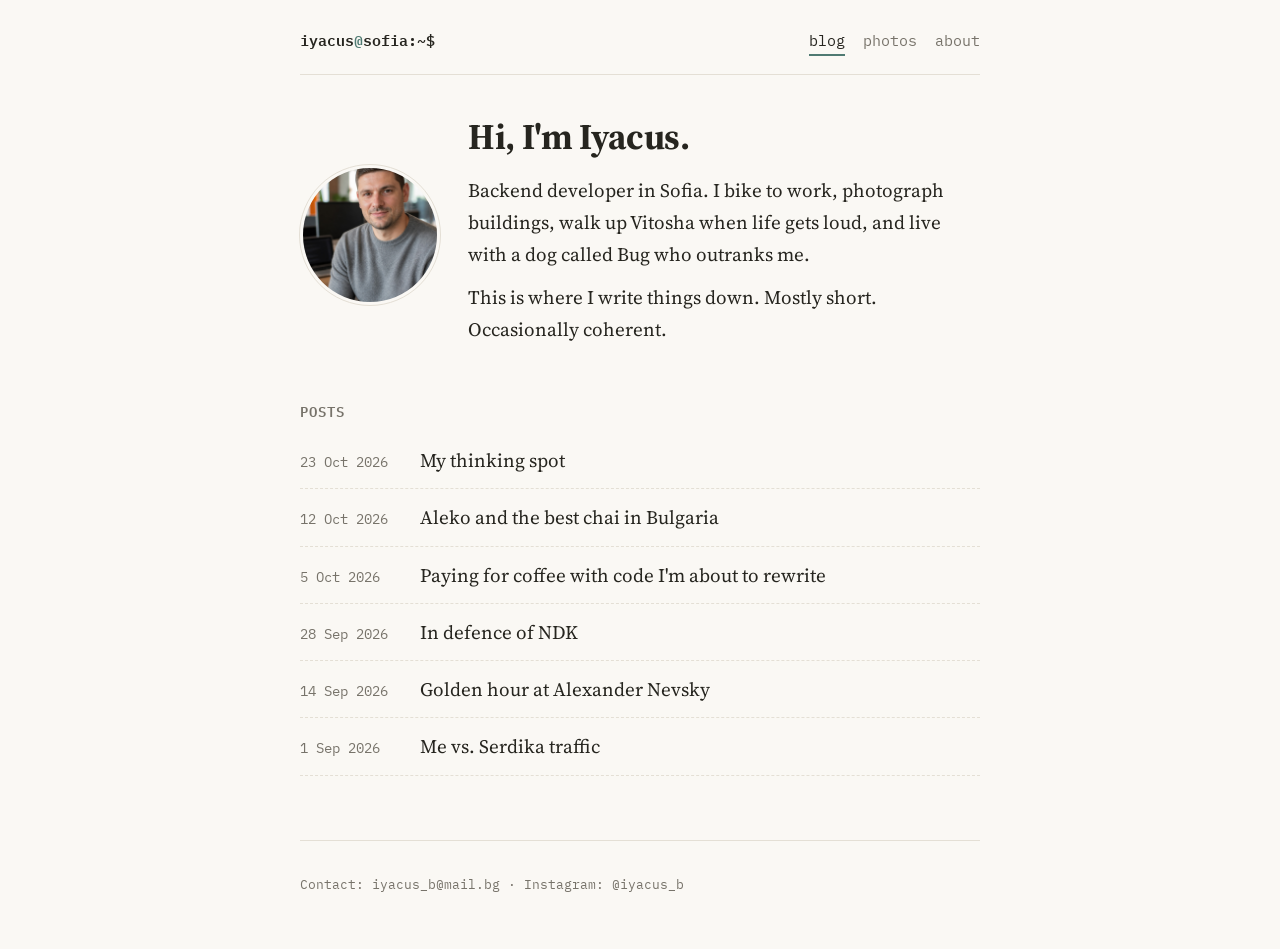
<file: index.html>
<!doctype html>
<html lang="en">
<head>
  <!-- Fictional character created for an Erasmus+ training exercise. -->
  <meta charset="utf-8">
  <meta name="viewport" content="width=device-width, initial-scale=1">
  <title>Iyacus Bulgarev · blog</title>
  <meta name="description" content="Blog of Iyacus Bulgarev, backend developer in Sofia.">
  <link rel="preconnect" href="https://fonts.googleapis.com">
  <link rel="preconnect" href="https://fonts.gstatic.com" crossorigin>
  <link href="https://fonts.googleapis.com/css2?family=IBM+Plex+Mono:wght@400;600&family=Source+Serif+4:ital,opsz,wght@0,8..60,400;0,8..60,600;1,8..60,400&display=swap" rel="stylesheet">
  <link rel="stylesheet" href="style.css">
</head>
<body>
<header class="site-header">
  <a class="site-title" href="index.html">iyacus<span>@</span>sofia:~$</a>
  <nav>
    <a href="index.html" aria-current="page">blog</a>
    <a href="photos.html">photos</a>
    <a href="about.html">about</a>
  </nav>
</header>
<main>
<section class="intro">
  <img class="portrait" src="img/portrait.jpg" alt="Portrait of Iyacus">
  <div>
    <h1>Hi, I'm Iyacus.</h1>
    <p>Backend developer in Sofia. I bike to work, photograph buildings, walk up Vitosha when life gets loud, and live with a dog called Bug who outranks me.</p>
    <p>This is where I write things down. Mostly short. Occasionally coherent.</p>
  </div>
</section>
<section>
  <h2>Posts</h2>
  <ul class="post-list">
    <li><time datetime="2026-10-23">23 Oct 2026</time><a href="posts/thinking-spot.html">My thinking spot</a></li>
    <li><time datetime="2026-10-12">12 Oct 2026</time><a href="posts/aleko-chai.html">Aleko and the best chai in Bulgaria</a></li>
    <li><time datetime="2026-10-05">5 Oct 2026</time><a href="posts/zrunche-coffee.html">Paying for coffee with code I'm about to rewrite</a></li>
    <li><time datetime="2026-09-28">28 Sep 2026</time><a href="posts/in-defence-of-ndk.html">In defence of NDK</a></li>
    <li><time datetime="2026-09-14">14 Sep 2026</time><a href="posts/golden-hour-nevsky.html">Golden hour at Alexander Nevsky</a></li>
    <li><time datetime="2026-09-01">1 Sep 2026</time><a href="posts/serdika-traffic.html">Me vs. Serdika traffic</a></li>
  </ul>
</section>
</main>
<footer class="site-footer">
  <p>Contact: iyacus_b@mail.bg · Instagram: @iyacus_b</p>
</footer>
</body>
</html>
</file>
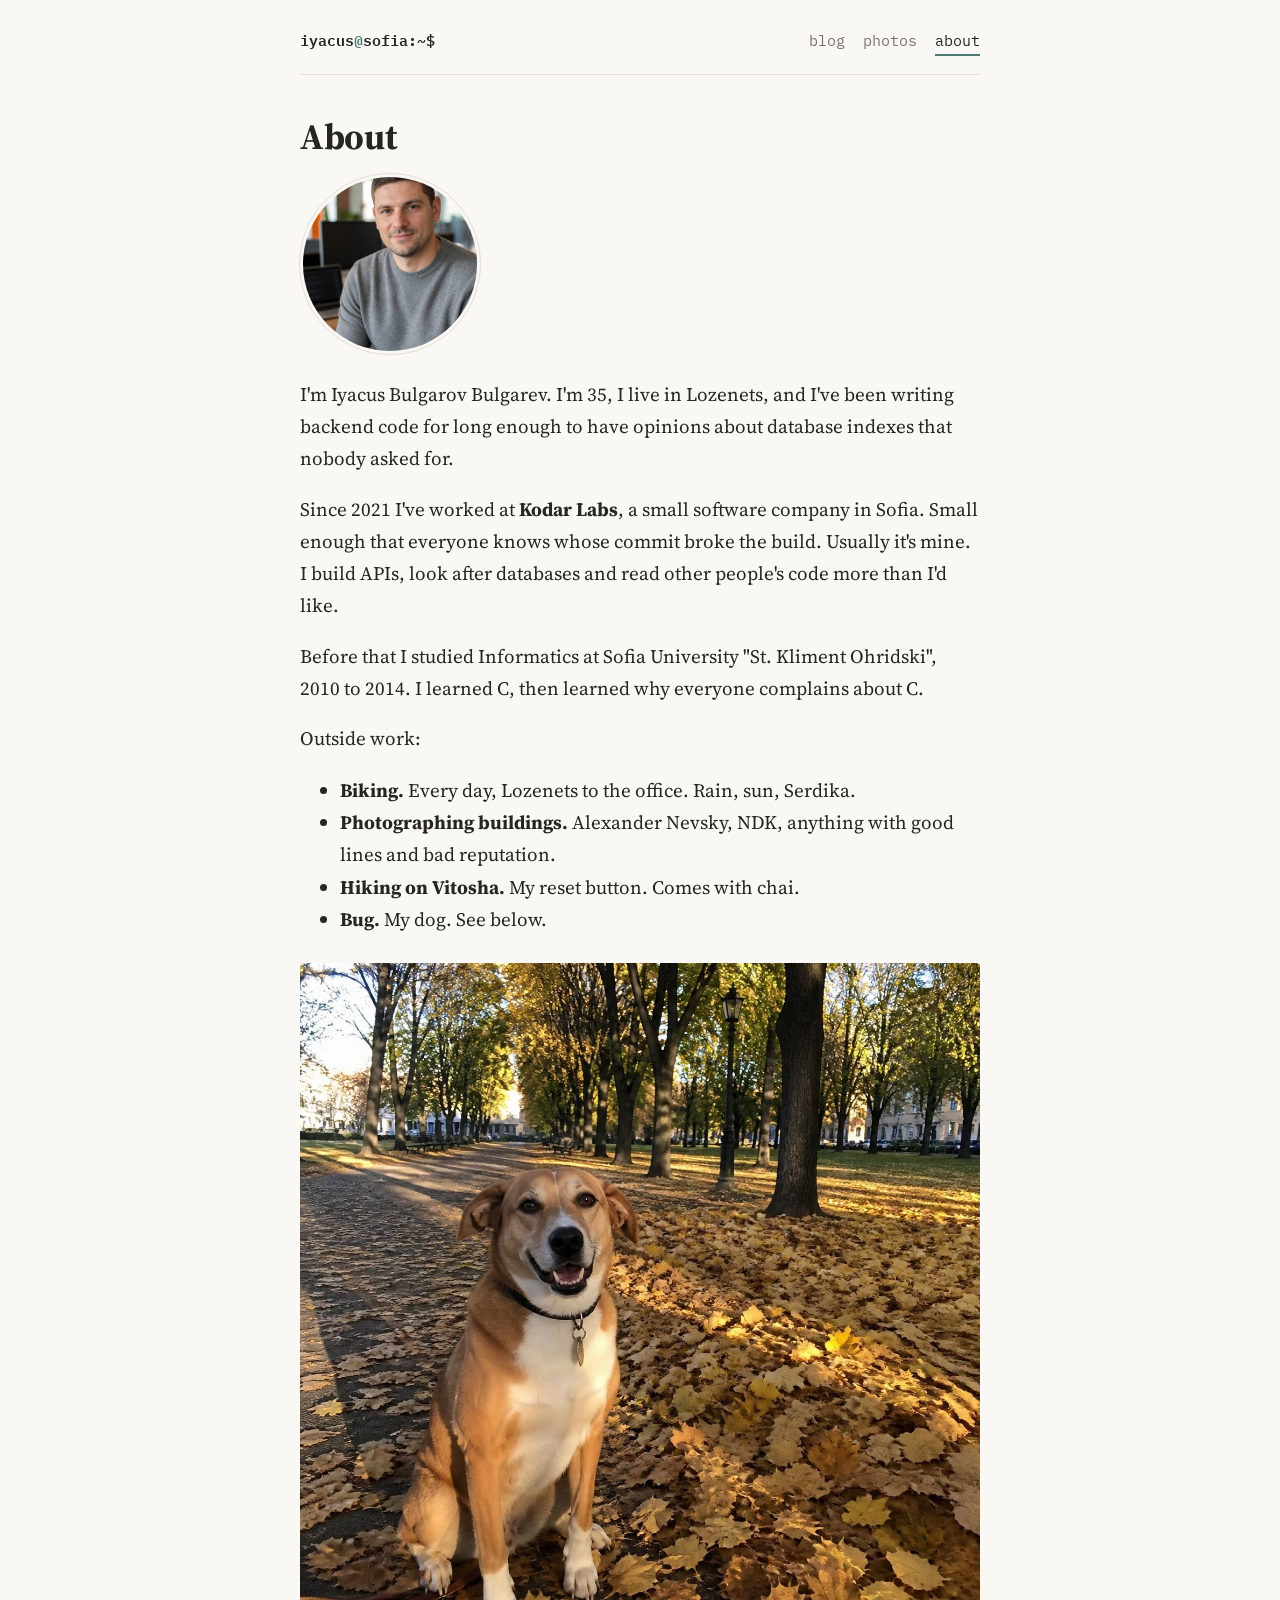
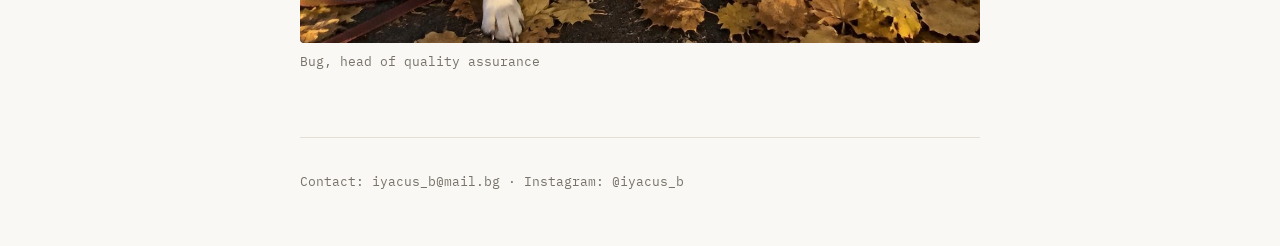
<file: about.html>
<!doctype html>
<html lang="en">
<head>
  <!-- Fictional character created for an Erasmus+ training exercise. -->
  <meta charset="utf-8">
  <meta name="viewport" content="width=device-width, initial-scale=1">
  <title>About · Iyacus</title>
  <meta name="description" content="About Iyacus Bulgarev: backend developer at Kodar Labs, Sofia.">
  <link rel="preconnect" href="https://fonts.googleapis.com">
  <link rel="preconnect" href="https://fonts.gstatic.com" crossorigin>
  <link href="https://fonts.googleapis.com/css2?family=IBM+Plex+Mono:wght@400;600&family=Source+Serif+4:ital,opsz,wght@0,8..60,400;0,8..60,600;1,8..60,400&display=swap" rel="stylesheet">
  <link rel="stylesheet" href="style.css">
</head>
<body>
<header class="site-header">
  <a class="site-title" href="index.html">iyacus<span>@</span>sofia:~$</a>
  <nav>
    <a href="index.html">blog</a>
    <a href="photos.html">photos</a>
    <a href="about.html" aria-current="page">about</a>
  </nav>
</header>
<main>
<article class="post">
  <h1>About</h1>
  <img class="portrait portrait-lg" src="img/portrait.jpg" alt="Portrait of Iyacus">
  <p>I'm Iyacus Bulgarov Bulgarev. I'm 35, I live in Lozenets, and I've been writing backend code for long enough to have opinions about database indexes that nobody asked for.</p>
  <p>Since 2021 I've worked at <strong>Kodar Labs</strong>, a small software company in Sofia. Small enough that everyone knows whose commit broke the build. Usually it's mine. I build APIs, look after databases and read other people's code more than I'd like.</p>
  <p>Before that I studied Informatics at Sofia University "St. Kliment Ohridski", 2010 to 2014. I learned C, then learned why everyone complains about C.</p>
  <p>Outside work:</p>
  <ul>
    <li><strong>Biking.</strong> Every day, Lozenets to the office. Rain, sun, Serdika.</li>
    <li><strong>Photographing buildings.</strong> Alexander Nevsky, NDK, anything with good lines and bad reputation.</li>
    <li><strong>Hiking on Vitosha.</strong> My reset button. Comes with chai.</li>
    <li><strong>Bug.</strong> My dog. See below.</li>
  </ul>
  <figure>
    <img src="img/bug.jpg" alt="Bug the dog">
    <figcaption>Bug, head of quality assurance</figcaption>
  </figure>
</article>
</main>
<footer class="site-footer">
  <p>Contact: iyacus_b@mail.bg · Instagram: @iyacus_b</p>
</footer>
</body>
</html>
</file>
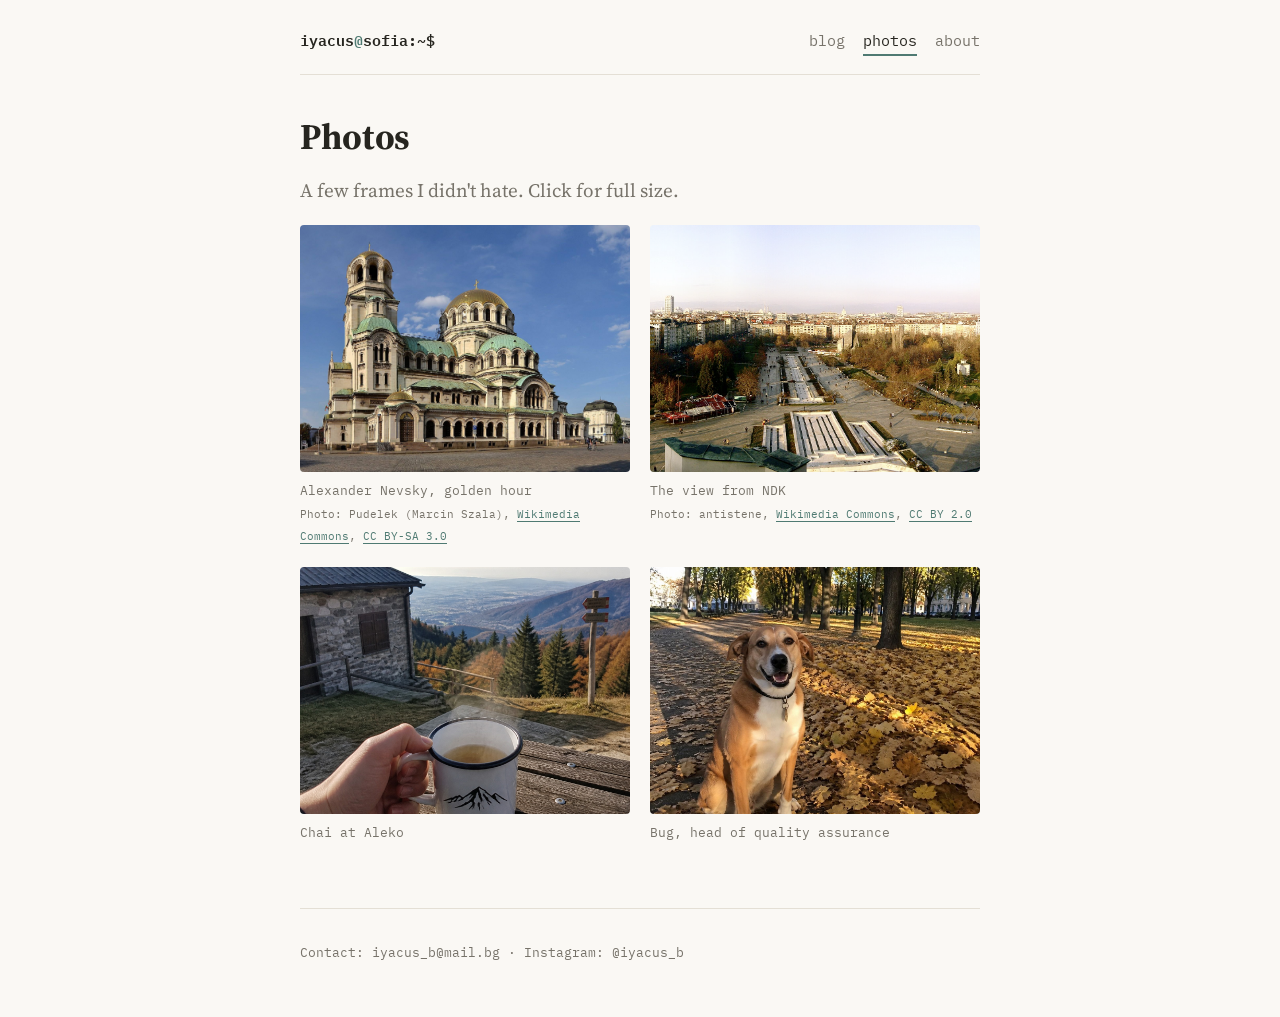
<file: photos.html>
<!doctype html>
<html lang="en">
<head>
  <!-- Fictional character created for an Erasmus+ training exercise. -->
  <meta charset="utf-8">
  <meta name="viewport" content="width=device-width, initial-scale=1">
  <title>Photos · Iyacus</title>
  <meta name="description" content="Photos by Iyacus: Sofia architecture, Vitosha and Bug.">
  <link rel="preconnect" href="https://fonts.googleapis.com">
  <link rel="preconnect" href="https://fonts.gstatic.com" crossorigin>
  <link href="https://fonts.googleapis.com/css2?family=IBM+Plex+Mono:wght@400;600&family=Source+Serif+4:ital,opsz,wght@0,8..60,400;0,8..60,600;1,8..60,400&display=swap" rel="stylesheet">
  <link rel="stylesheet" href="style.css">
</head>
<body>
<header class="site-header">
  <a class="site-title" href="index.html">iyacus<span>@</span>sofia:~$</a>
  <nav>
    <a href="index.html">blog</a>
    <a href="photos.html" aria-current="page">photos</a>
    <a href="about.html">about</a>
  </nav>
</header>
<main>
<h1>Photos</h1>
<p class="lede">A few frames I didn't hate. Click for full size.</p>
<div class="gallery">
  <figure>
    <a href="img/nevsky.jpg"><img src="img/nevsky.jpg" alt="Alexander Nevsky Cathedral" loading="lazy"></a>
    <figcaption>Alexander Nevsky, golden hour<br><small>Photo: Pudelek (Marcin Szala), <a href="https://commons.wikimedia.org/wiki/File:Alexander_Nevsky_Cathedral,_Sofia_(by_Pudelek).JPG">Wikimedia Commons</a>, <a href="https://creativecommons.org/licenses/by-sa/3.0/">CC BY-SA 3.0</a></small></figcaption>
  </figure>
  <figure>
    <a href="img/ndk.jpg"><img src="img/ndk.jpg" alt="View over Sofia from the National Palace of Culture (NDK)" loading="lazy"></a>
    <figcaption>The view from NDK<br><small>Photo: antistene, <a href="https://commons.wikimedia.org/wiki/File:NDK_panorama.jpg">Wikimedia Commons</a>, <a href="https://creativecommons.org/licenses/by/2.0/">CC BY 2.0</a></small></figcaption>
  </figure>
  <figure>
    <a href="img/mountain_tea.jpg"><img src="img/mountain_tea.jpg" alt="Mountain chai at Aleko hut" loading="lazy"></a>
    <figcaption>Chai at Aleko</figcaption>
  </figure>
  <figure>
    <a href="img/bug.jpg"><img src="img/bug.jpg" alt="Bug the dog" loading="lazy"></a>
    <figcaption>Bug, head of quality assurance</figcaption>
  </figure>
</div>
</main>
<footer class="site-footer">
  <p>Contact: iyacus_b@mail.bg · Instagram: @iyacus_b</p>
</footer>
</body>
</html>
</file>
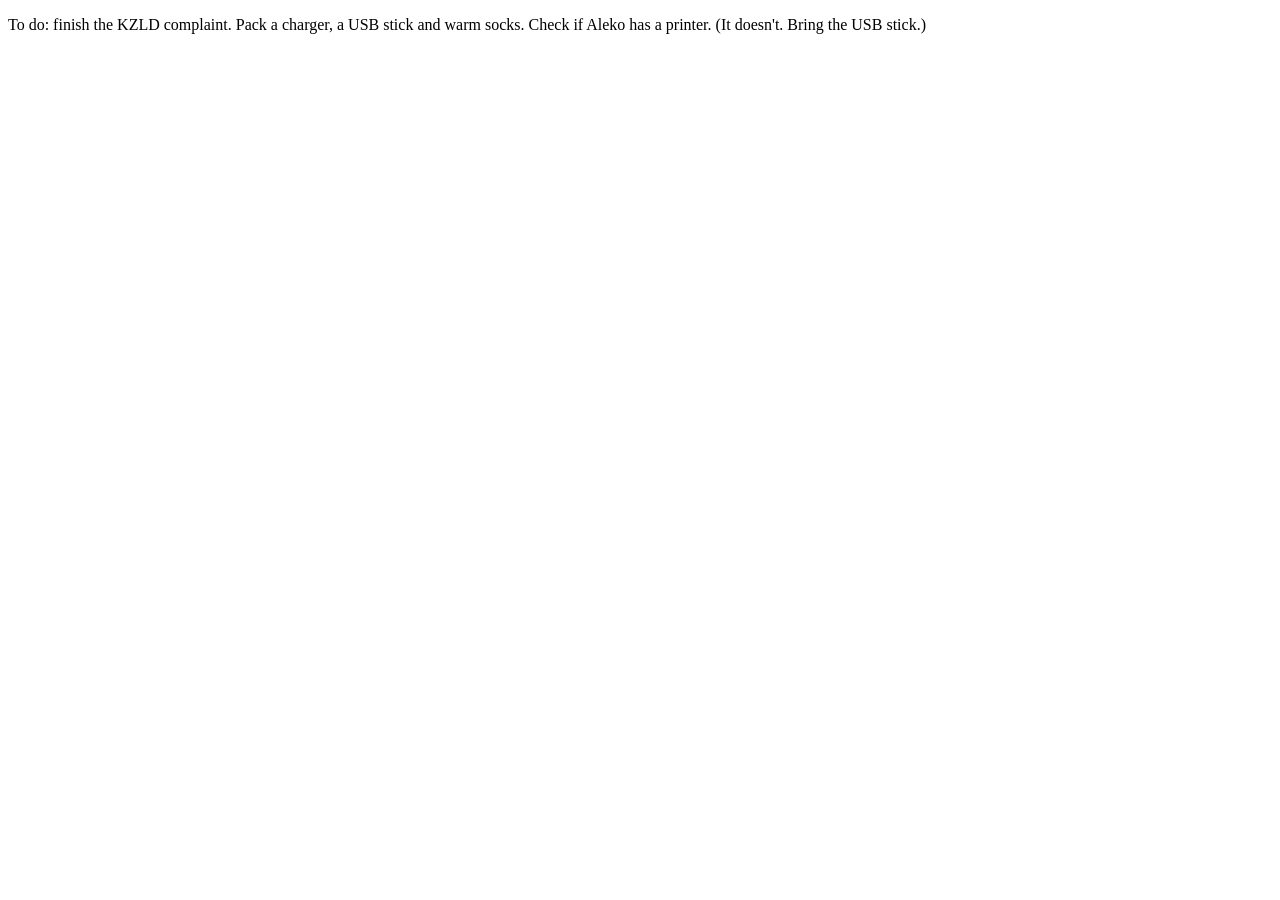
<file: notes/todo.html>
<!doctype html>
<html lang="en">
<head>
  <!-- Fictional character created for an Erasmus+ training exercise. -->
  <meta charset="utf-8">
  <title>todo</title>
</head>
<body>
<p>To do: finish the KZLD complaint. Pack a charger, a USB stick and warm socks.
Check if Aleko has a printer. (It doesn't. Bring the USB stick.)</p>
</body>
</html>
</file>
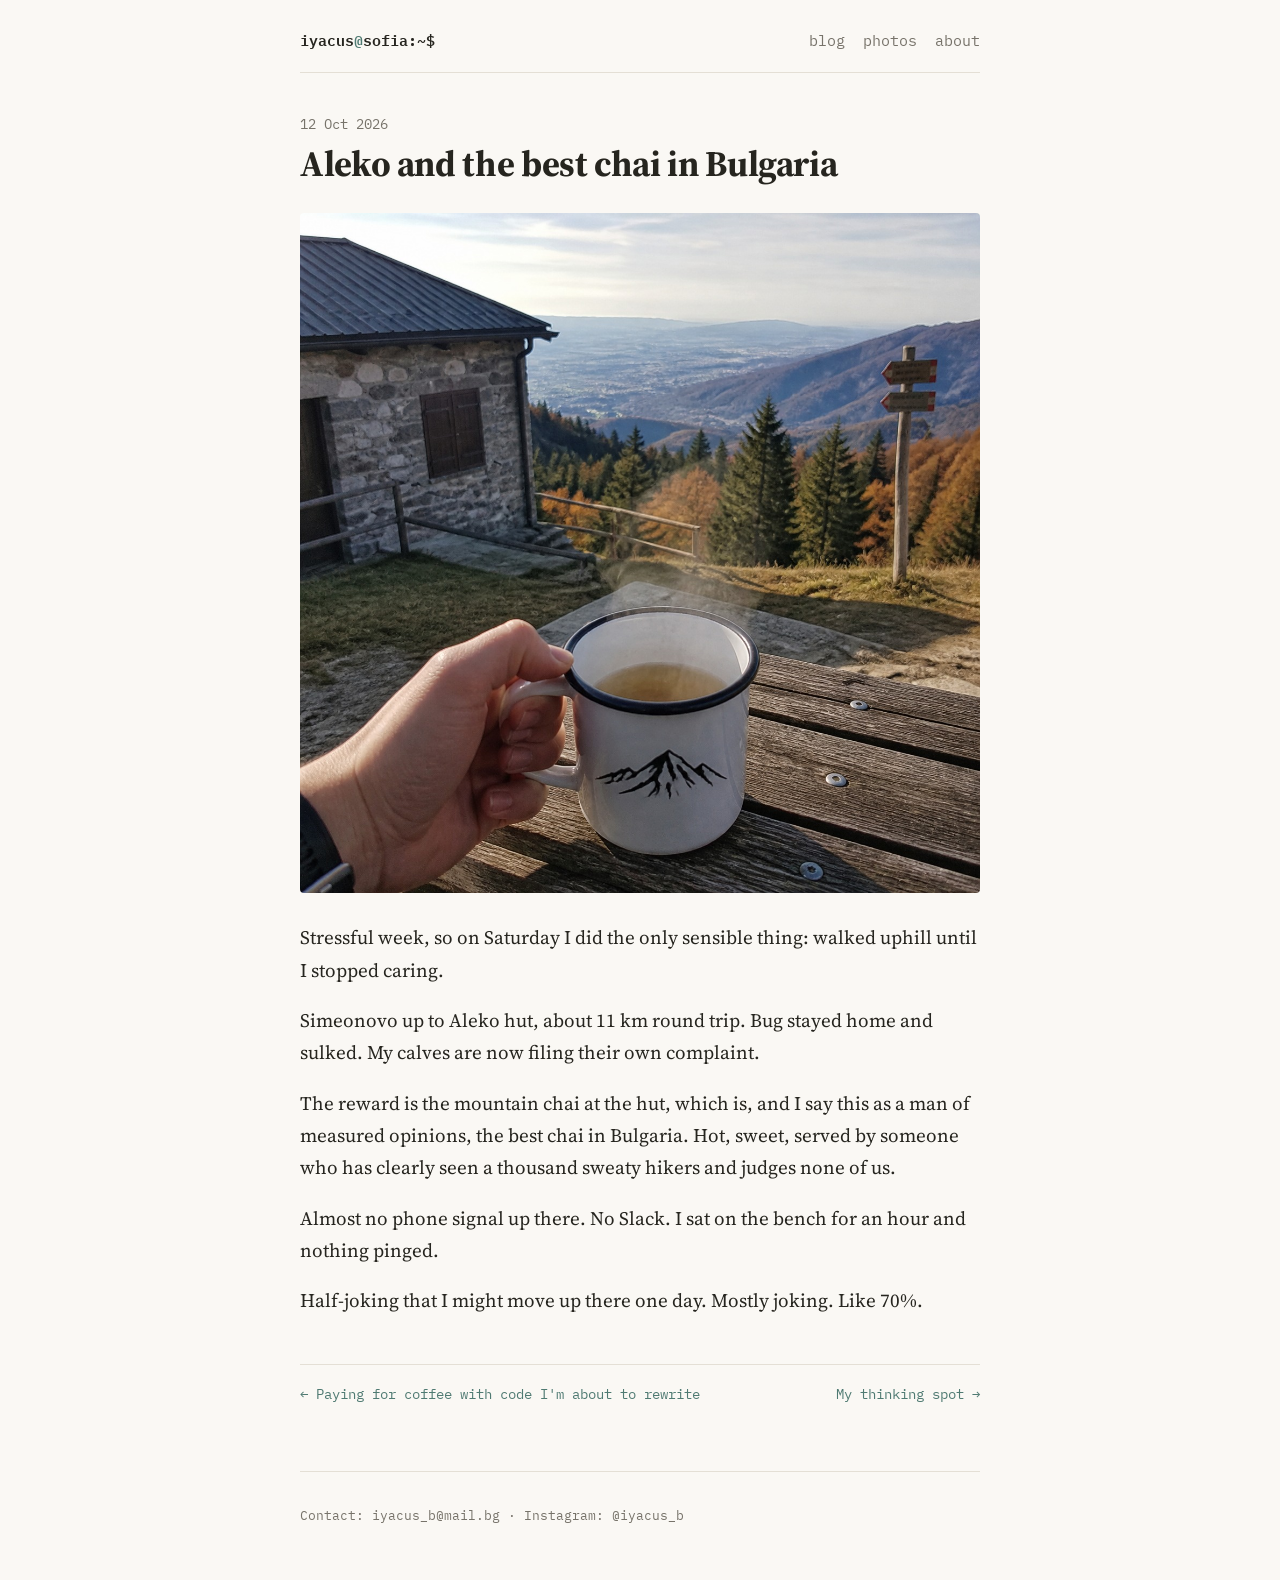
<file: posts/aleko-chai.html>
<!doctype html>
<html lang="en">
<head>
  <!-- Fictional character created for an Erasmus+ training exercise. -->
  <meta charset="utf-8">
  <meta name="viewport" content="width=device-width, initial-scale=1">
  <title>Aleko and the best chai in Bulgaria · Iyacus</title>
  <meta name="description" content="Aleko and the best chai in Bulgaria">
  <link rel="preconnect" href="https://fonts.googleapis.com">
  <link rel="preconnect" href="https://fonts.gstatic.com" crossorigin>
  <link href="https://fonts.googleapis.com/css2?family=IBM+Plex+Mono:wght@400;600&family=Source+Serif+4:ital,opsz,wght@0,8..60,400;0,8..60,600;1,8..60,400&display=swap" rel="stylesheet">
  <link rel="stylesheet" href="../style.css">
</head>
<body>
<header class="site-header">
  <a class="site-title" href="../index.html">iyacus<span>@</span>sofia:~$</a>
  <nav>
    <a href="../index.html">blog</a>
    <a href="../photos.html">photos</a>
    <a href="../about.html">about</a>
  </nav>
</header>
<main>
<article class="post">
  <p class="meta"><time datetime="2026-10-12">12 Oct 2026</time></p>
  <h1>Aleko and the best chai in Bulgaria</h1>
  <figure>
    <img src="../img/mountain_tea.jpg" alt="A cup of mountain tea at Aleko hut">
  </figure>
  <p>Stressful week, so on Saturday I did the only sensible thing: walked uphill until I stopped caring.</p>
  <p>Simeonovo up to Aleko hut, about 11 km round trip. Bug stayed home and sulked. My calves are now filing their own complaint.</p>
  <p>The reward is the mountain chai at the hut, which is, and I say this as a man of measured opinions, the best chai in Bulgaria. Hot, sweet, served by someone who has clearly seen a thousand sweaty hikers and judges none of us.</p>
  <p>Almost no phone signal up there. No Slack. I sat on the bench for an hour and nothing pinged.</p>
  <p>Half-joking that I might move up there one day. Mostly joking. Like 70%.</p>
</article>
<nav class="post-nav"><a href="zrunche-coffee.html">← Paying for coffee with code I'm about to rewrite</a><a href="thinking-spot.html">My thinking spot →</a></nav>
</main>
<footer class="site-footer">
  <p>Contact: iyacus_b@mail.bg · Instagram: @iyacus_b</p>
</footer>
</body>
</html>
</file>
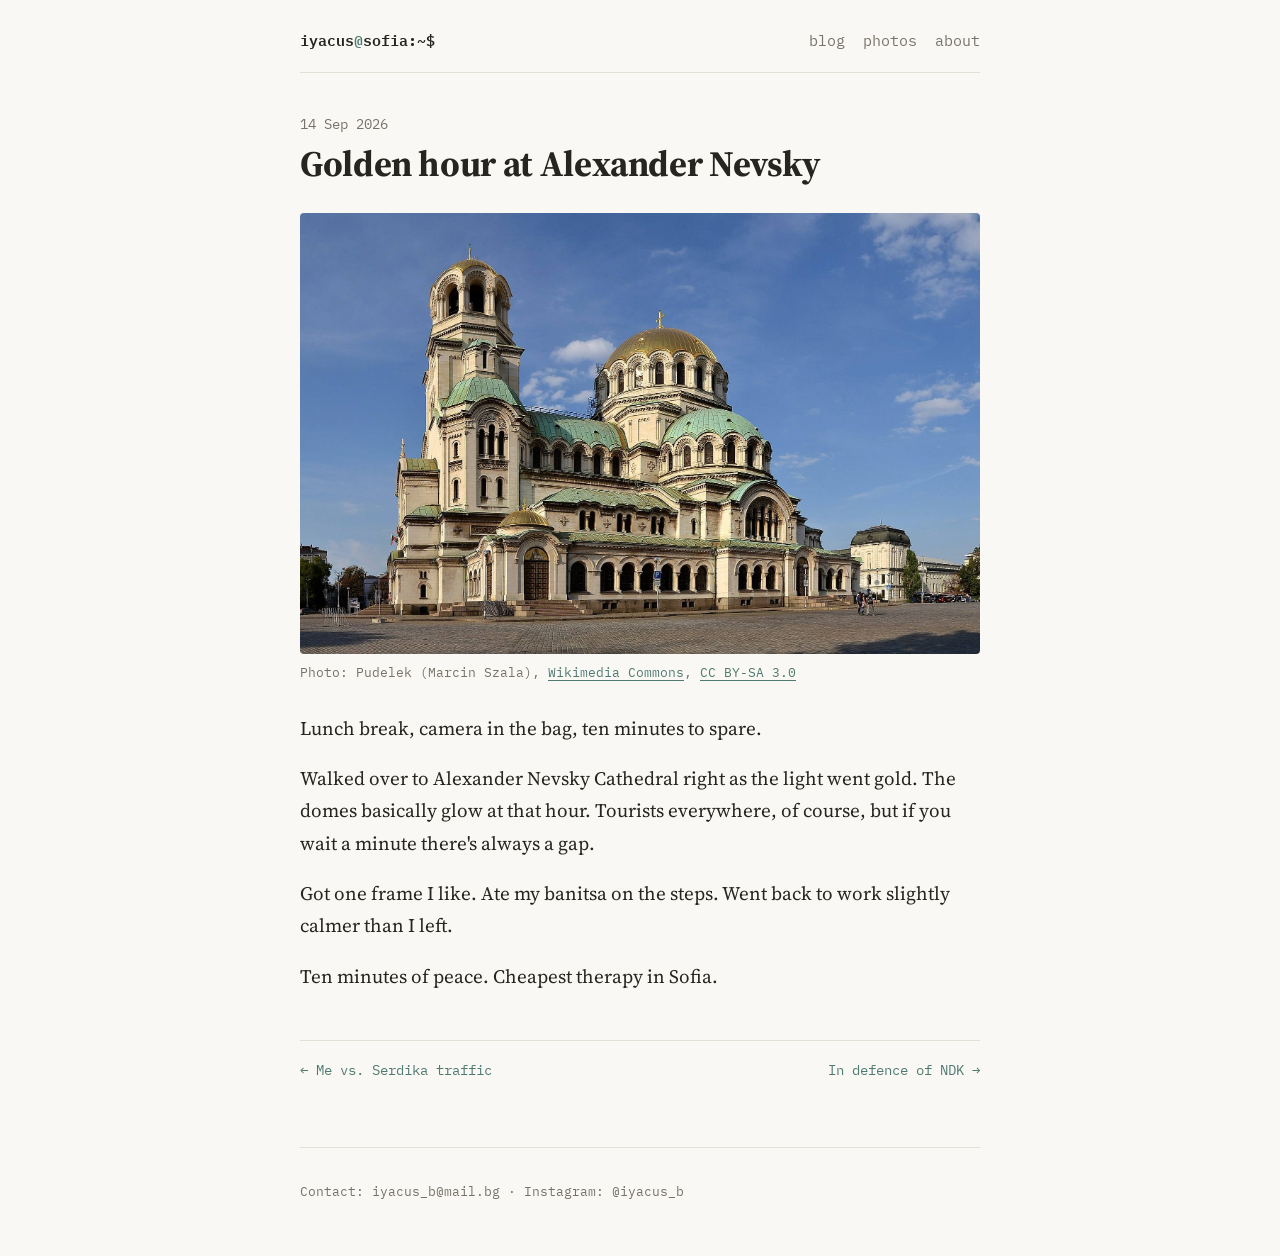
<file: posts/golden-hour-nevsky.html>
<!doctype html>
<html lang="en">
<head>
  <!-- Fictional character created for an Erasmus+ training exercise. -->
  <meta charset="utf-8">
  <meta name="viewport" content="width=device-width, initial-scale=1">
  <title>Golden hour at Alexander Nevsky · Iyacus</title>
  <meta name="description" content="Golden hour at Alexander Nevsky">
  <link rel="preconnect" href="https://fonts.googleapis.com">
  <link rel="preconnect" href="https://fonts.gstatic.com" crossorigin>
  <link href="https://fonts.googleapis.com/css2?family=IBM+Plex+Mono:wght@400;600&family=Source+Serif+4:ital,opsz,wght@0,8..60,400;0,8..60,600;1,8..60,400&display=swap" rel="stylesheet">
  <link rel="stylesheet" href="../style.css">
</head>
<body>
<header class="site-header">
  <a class="site-title" href="../index.html">iyacus<span>@</span>sofia:~$</a>
  <nav>
    <a href="../index.html">blog</a>
    <a href="../photos.html">photos</a>
    <a href="../about.html">about</a>
  </nav>
</header>
<main>
<article class="post">
  <p class="meta"><time datetime="2026-09-14">14 Sep 2026</time></p>
  <h1>Golden hour at Alexander Nevsky</h1>
  <figure>
    <img src="../img/nevsky.jpg" alt="Alexander Nevsky Cathedral at golden hour">
    <figcaption>Photo: Pudelek (Marcin Szala), <a href="https://commons.wikimedia.org/wiki/File:Alexander_Nevsky_Cathedral,_Sofia_(by_Pudelek).JPG">Wikimedia Commons</a>, <a href="https://creativecommons.org/licenses/by-sa/3.0/">CC BY-SA 3.0</a></figcaption>
  </figure>
  <p>Lunch break, camera in the bag, ten minutes to spare.</p>
  <p>Walked over to Alexander Nevsky Cathedral right as the light went gold. The domes basically glow at that hour. Tourists everywhere, of course, but if you wait a minute there's always a gap.</p>
  <p>Got one frame I like. Ate my banitsa on the steps. Went back to work slightly calmer than I left.</p>
  <p>Ten minutes of peace. Cheapest therapy in Sofia.</p>
</article>
<nav class="post-nav"><a href="serdika-traffic.html">← Me vs. Serdika traffic</a><a href="in-defence-of-ndk.html">In defence of NDK →</a></nav>
</main>
<footer class="site-footer">
  <p>Contact: iyacus_b@mail.bg · Instagram: @iyacus_b</p>
</footer>
</body>
</html>
</file>
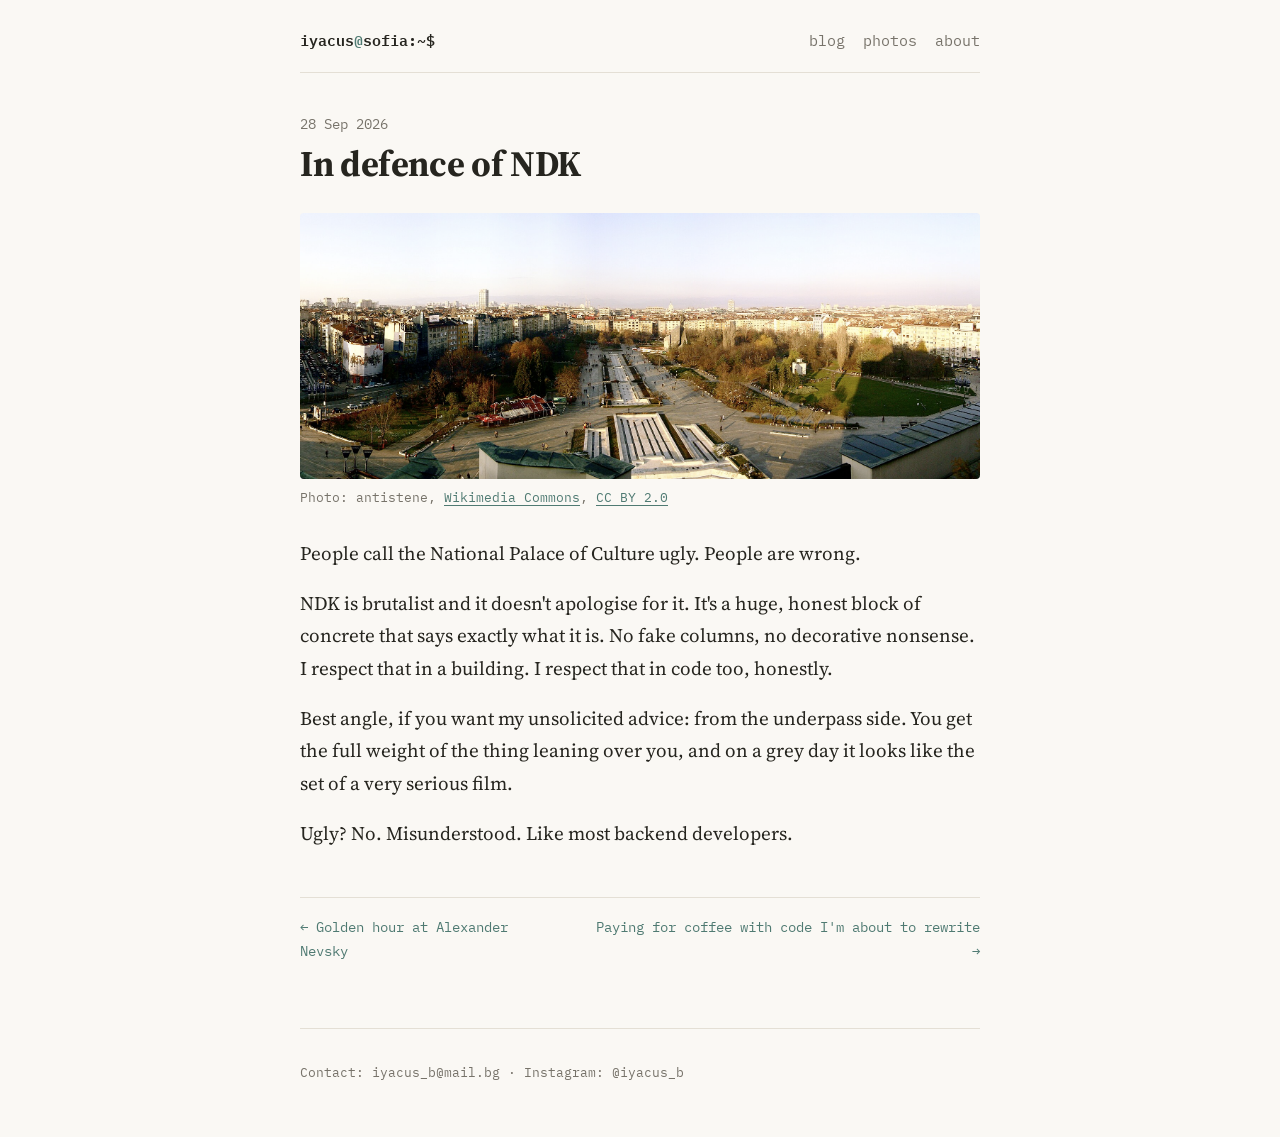
<file: posts/in-defence-of-ndk.html>
<!doctype html>
<html lang="en">
<head>
  <!-- Fictional character created for an Erasmus+ training exercise. -->
  <meta charset="utf-8">
  <meta name="viewport" content="width=device-width, initial-scale=1">
  <title>In defence of NDK · Iyacus</title>
  <meta name="description" content="In defence of NDK">
  <link rel="preconnect" href="https://fonts.googleapis.com">
  <link rel="preconnect" href="https://fonts.gstatic.com" crossorigin>
  <link href="https://fonts.googleapis.com/css2?family=IBM+Plex+Mono:wght@400;600&family=Source+Serif+4:ital,opsz,wght@0,8..60,400;0,8..60,600;1,8..60,400&display=swap" rel="stylesheet">
  <link rel="stylesheet" href="../style.css">
</head>
<body>
<header class="site-header">
  <a class="site-title" href="../index.html">iyacus<span>@</span>sofia:~$</a>
  <nav>
    <a href="../index.html">blog</a>
    <a href="../photos.html">photos</a>
    <a href="../about.html">about</a>
  </nav>
</header>
<main>
<article class="post">
  <p class="meta"><time datetime="2026-09-28">28 Sep 2026</time></p>
  <h1>In defence of NDK</h1>
  <figure>
    <img src="../img/ndk.jpg" alt="View over Sofia from the National Palace of Culture (NDK)">
    <figcaption>Photo: antistene, <a href="https://commons.wikimedia.org/wiki/File:NDK_panorama.jpg">Wikimedia Commons</a>, <a href="https://creativecommons.org/licenses/by/2.0/">CC BY 2.0</a></figcaption>
  </figure>
  <p>People call the National Palace of Culture ugly. People are wrong.</p>
  <p>NDK is brutalist and it doesn't apologise for it. It's a huge, honest block of concrete that says exactly what it is. No fake columns, no decorative nonsense. I respect that in a building. I respect that in code too, honestly.</p>
  <p>Best angle, if you want my unsolicited advice: from the underpass side. You get the full weight of the thing leaning over you, and on a grey day it looks like the set of a very serious film.</p>
  <p>Ugly? No. Misunderstood. Like most backend developers.</p>
</article>
<nav class="post-nav"><a href="golden-hour-nevsky.html">← Golden hour at Alexander Nevsky</a><a href="zrunche-coffee.html">Paying for coffee with code I'm about to rewrite →</a></nav>
</main>
<footer class="site-footer">
  <p>Contact: iyacus_b@mail.bg · Instagram: @iyacus_b</p>
</footer>
</body>
</html>
</file>
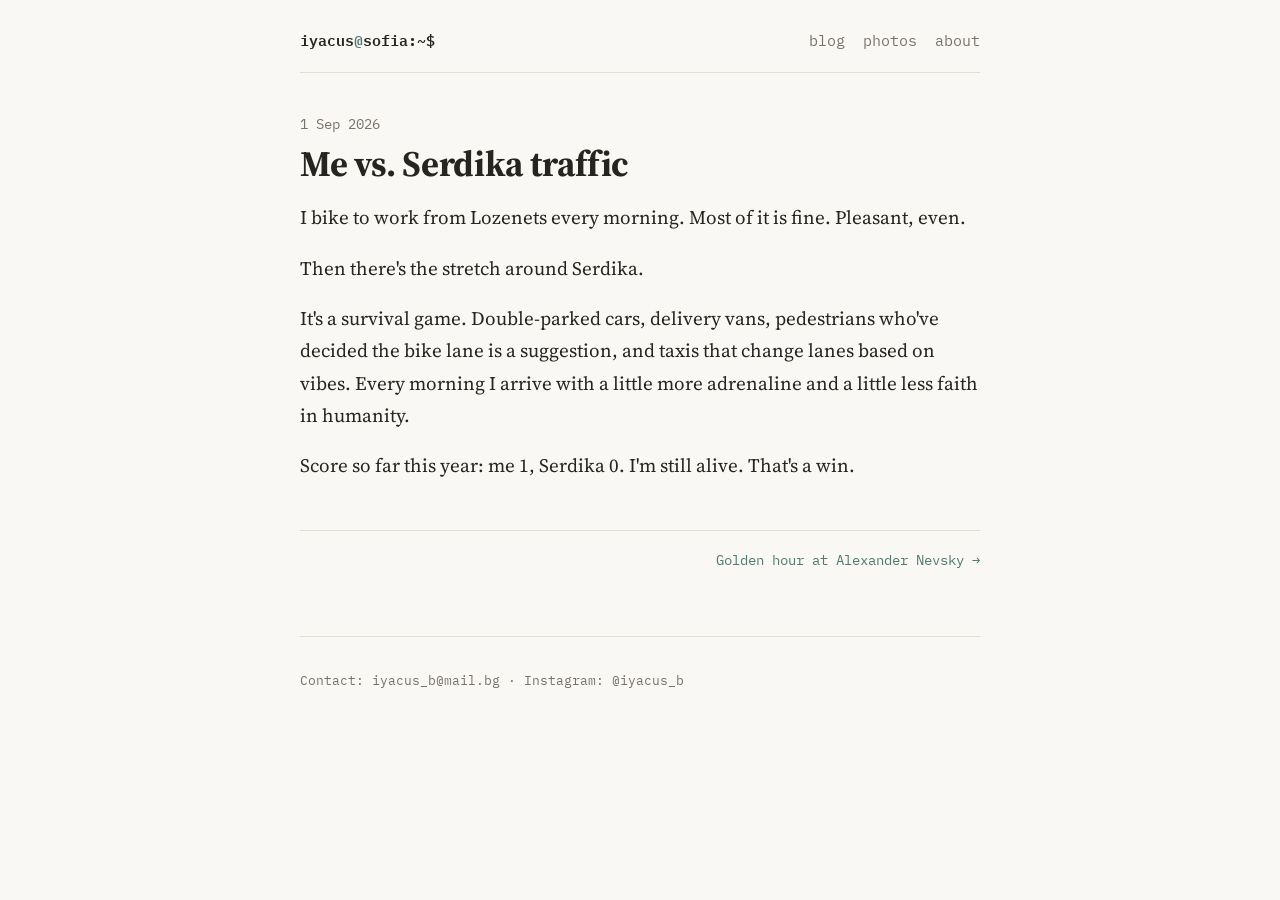
<file: posts/serdika-traffic.html>
<!doctype html>
<html lang="en">
<head>
  <!-- Fictional character created for an Erasmus+ training exercise. -->
  <meta charset="utf-8">
  <meta name="viewport" content="width=device-width, initial-scale=1">
  <title>Me vs. Serdika traffic · Iyacus</title>
  <meta name="description" content="Me vs. Serdika traffic">
  <link rel="preconnect" href="https://fonts.googleapis.com">
  <link rel="preconnect" href="https://fonts.gstatic.com" crossorigin>
  <link href="https://fonts.googleapis.com/css2?family=IBM+Plex+Mono:wght@400;600&family=Source+Serif+4:ital,opsz,wght@0,8..60,400;0,8..60,600;1,8..60,400&display=swap" rel="stylesheet">
  <link rel="stylesheet" href="../style.css">
</head>
<body>
<header class="site-header">
  <a class="site-title" href="../index.html">iyacus<span>@</span>sofia:~$</a>
  <nav>
    <a href="../index.html">blog</a>
    <a href="../photos.html">photos</a>
    <a href="../about.html">about</a>
  </nav>
</header>
<main>
<article class="post">
  <p class="meta"><time datetime="2026-09-01">1 Sep 2026</time></p>
  <h1>Me vs. Serdika traffic</h1>
  <p>I bike to work from Lozenets every morning. Most of it is fine. Pleasant, even.</p>
  <p>Then there's the stretch around Serdika.</p>
  <p>It's a survival game. Double-parked cars, delivery vans, pedestrians who've decided the bike lane is a suggestion, and taxis that change lanes based on vibes. Every morning I arrive with a little more adrenaline and a little less faith in humanity.</p>
  <p>Score so far this year: me 1, Serdika 0. I'm still alive. That's a win.</p>
</article>
<nav class="post-nav"><span></span><a href="golden-hour-nevsky.html">Golden hour at Alexander Nevsky →</a></nav>
</main>
<footer class="site-footer">
  <p>Contact: iyacus_b@mail.bg · Instagram: @iyacus_b</p>
</footer>
</body>
</html>
</file>
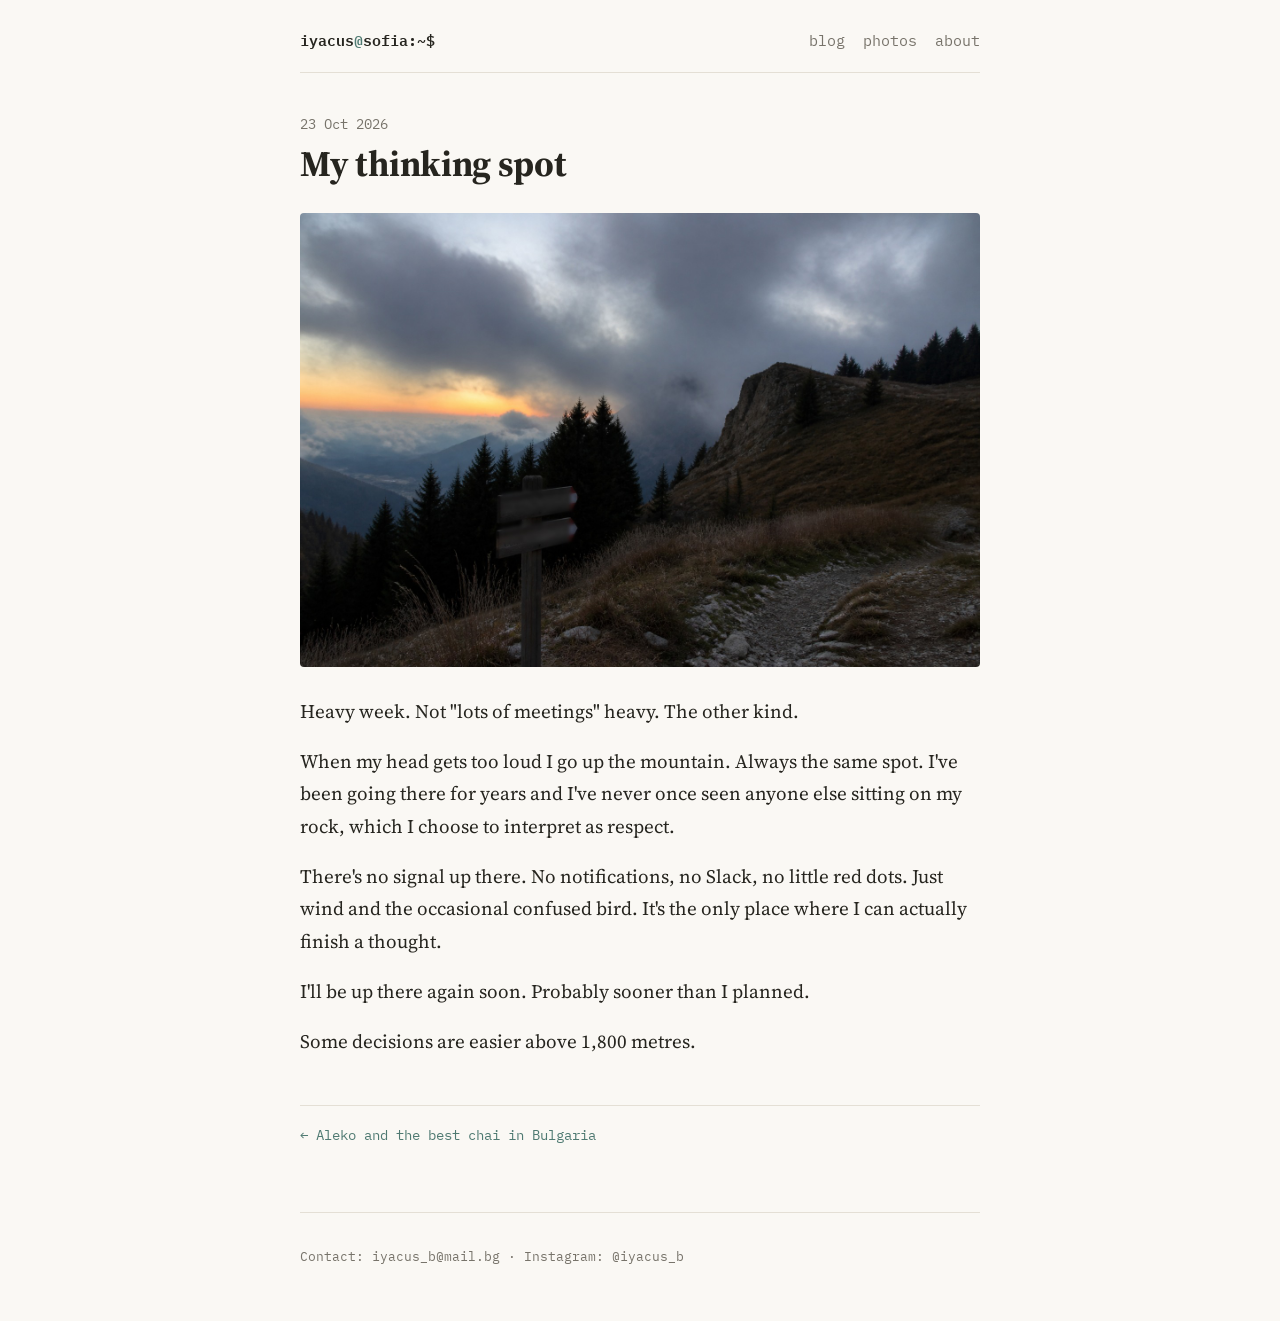
<file: posts/thinking-spot.html>
<!doctype html>
<html lang="en">
<head>
  <!-- Fictional character created for an Erasmus+ training exercise. -->
  <meta charset="utf-8">
  <meta name="viewport" content="width=device-width, initial-scale=1">
  <title>My thinking spot · Iyacus</title>
  <meta name="description" content="My thinking spot">
  <link rel="preconnect" href="https://fonts.googleapis.com">
  <link rel="preconnect" href="https://fonts.gstatic.com" crossorigin>
  <link href="https://fonts.googleapis.com/css2?family=IBM+Plex+Mono:wght@400;600&family=Source+Serif+4:ital,opsz,wght@0,8..60,400;0,8..60,600;1,8..60,400&display=swap" rel="stylesheet">
  <link rel="stylesheet" href="../style.css">
</head>
<body>
<header class="site-header">
  <a class="site-title" href="../index.html">iyacus<span>@</span>sofia:~$</a>
  <nav>
    <a href="../index.html">blog</a>
    <a href="../photos.html">photos</a>
    <a href="../about.html">about</a>
  </nav>
</header>
<main>
<article class="post">
  <p class="meta"><time datetime="2026-10-23">23 Oct 2026</time></p>
  <h1>My thinking spot</h1>
  <figure>
    <img src="../img/thinking_spot.jpg" alt="The spot on the mountain where I go to think">
  </figure>
  <p>Heavy week. Not "lots of meetings" heavy. The other kind.</p>
  <p>When my head gets too loud I go up the mountain. Always the same spot. I've been going there for years and I've never once seen anyone else sitting on my rock, which I choose to interpret as respect.</p>
  <p>There's no signal up there. No notifications, no Slack, no little red dots. Just wind and the occasional confused bird. It's the only place where I can actually finish a thought.</p>
  <p>I'll be up there again soon. Probably sooner than I planned.</p>
  <p>Some decisions are easier above 1,800 metres.</p>
</article>
<nav class="post-nav"><a href="aleko-chai.html">← Aleko and the best chai in Bulgaria</a><span></span></nav>
</main>
<footer class="site-footer">
  <p>Contact: iyacus_b@mail.bg · Instagram: @iyacus_b</p>
</footer>
</body>
</html>
</file>
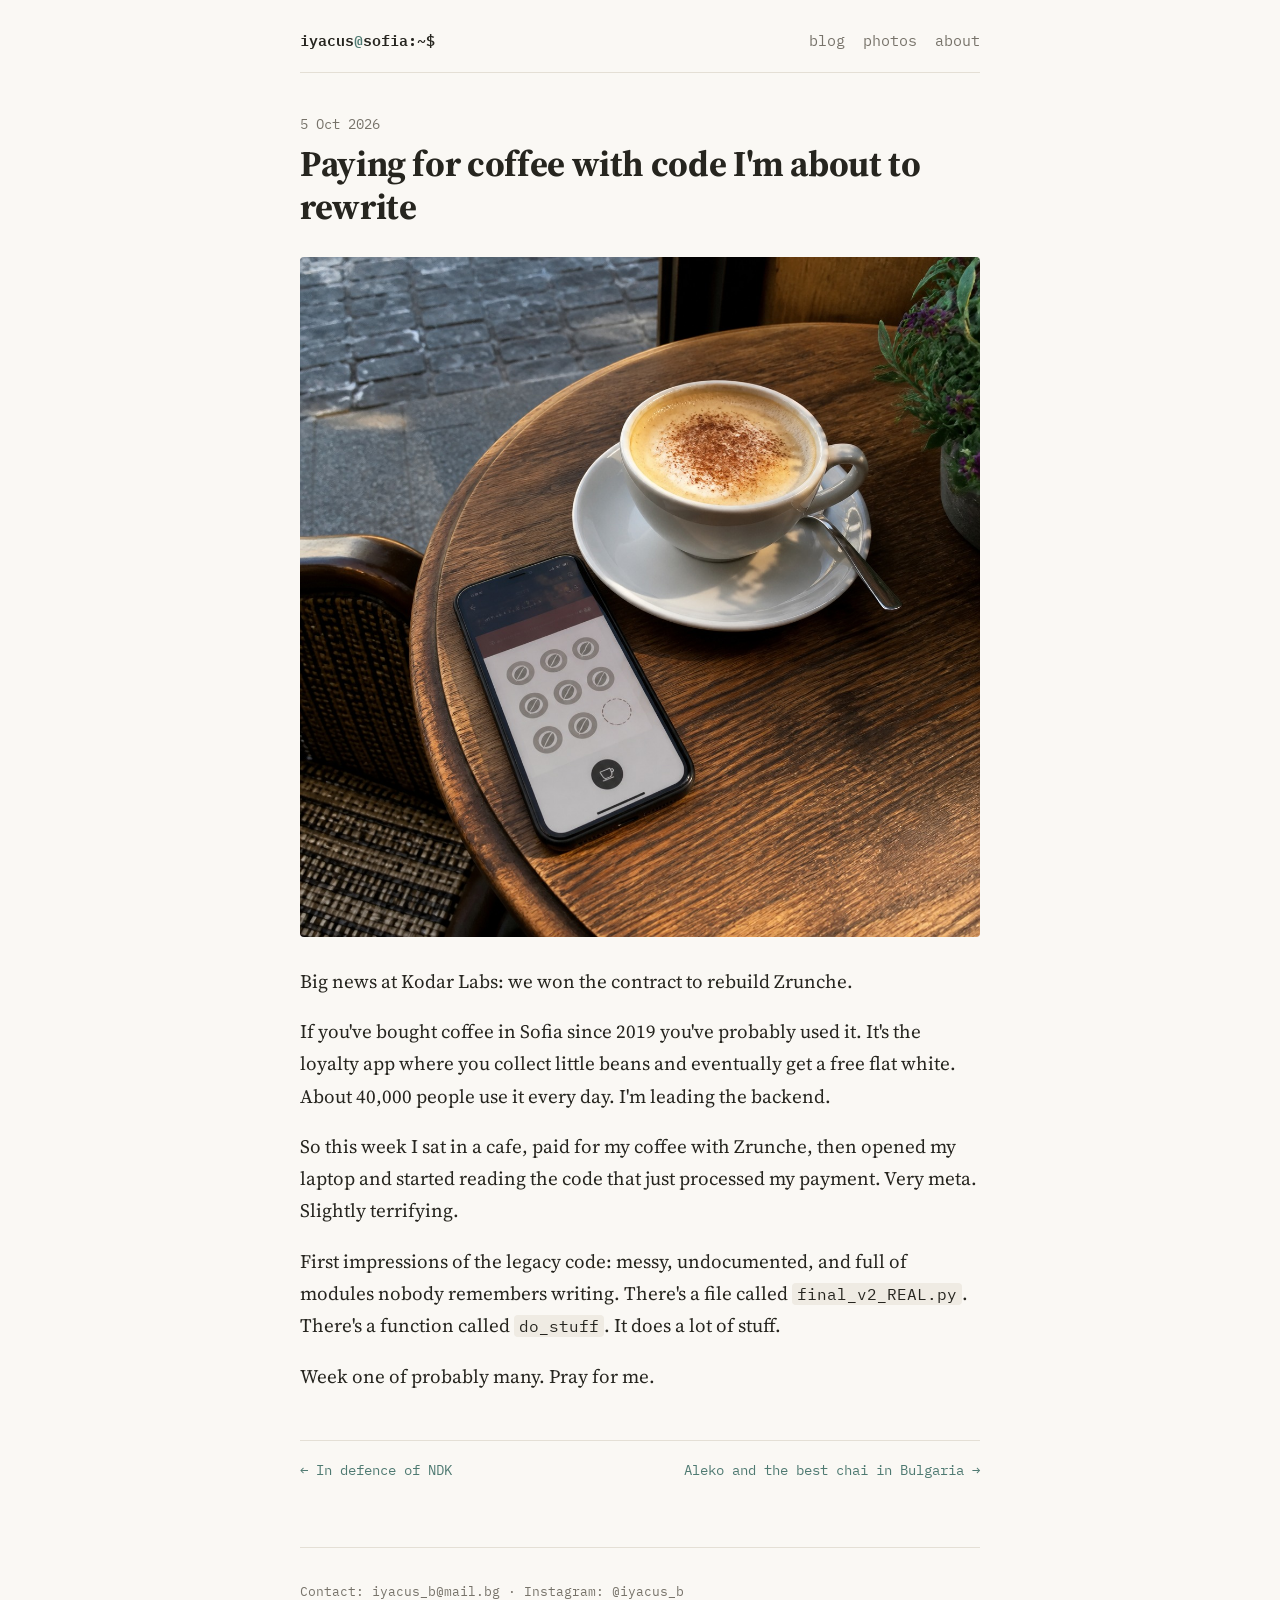
<file: posts/zrunche-coffee.html>
<!doctype html>
<html lang="en">
<head>
  <!-- Fictional character created for an Erasmus+ training exercise. -->
  <meta charset="utf-8">
  <meta name="viewport" content="width=device-width, initial-scale=1">
  <title>Paying for coffee with code I'm about to rewrite · Iyacus</title>
  <meta name="description" content="Paying for coffee with code I&#x27;m about to rewrite">
  <link rel="preconnect" href="https://fonts.googleapis.com">
  <link rel="preconnect" href="https://fonts.gstatic.com" crossorigin>
  <link href="https://fonts.googleapis.com/css2?family=IBM+Plex+Mono:wght@400;600&family=Source+Serif+4:ital,opsz,wght@0,8..60,400;0,8..60,600;1,8..60,400&display=swap" rel="stylesheet">
  <link rel="stylesheet" href="../style.css">
</head>
<body>
<header class="site-header">
  <a class="site-title" href="../index.html">iyacus<span>@</span>sofia:~$</a>
  <nav>
    <a href="../index.html">blog</a>
    <a href="../photos.html">photos</a>
    <a href="../about.html">about</a>
  </nav>
</header>
<main>
<article class="post">
  <p class="meta"><time datetime="2026-10-05">5 Oct 2026</time></p>
  <h1>Paying for coffee with code I'm about to rewrite</h1>
  <figure>
    <img src="../img/coffee.jpg" alt="A coffee on a cafe table">
  </figure>
  <p>Big news at Kodar Labs: we won the contract to rebuild Zrunche.</p>
  <p>If you've bought coffee in Sofia since 2019 you've probably used it. It's the loyalty app where you collect little beans and eventually get a free flat white. About 40,000 people use it every day. I'm leading the backend.</p>
  <p>So this week I sat in a cafe, paid for my coffee with Zrunche, then opened my laptop and started reading the code that just processed my payment. Very meta. Slightly terrifying.</p>
  <p>First impressions of the legacy code: messy, undocumented, and full of modules nobody remembers writing. There's a file called <code>final_v2_REAL.py</code>. There's a function called <code>do_stuff</code>. It does a lot of stuff.</p>
  <p>Week one of probably many. Pray for me.</p>
</article>
<nav class="post-nav"><a href="in-defence-of-ndk.html">← In defence of NDK</a><a href="aleko-chai.html">Aleko and the best chai in Bulgaria →</a></nav>
</main>
<footer class="site-footer">
  <p>Contact: iyacus_b@mail.bg · Instagram: @iyacus_b</p>
</footer>
</body>
</html>
</file>
<file: style.css>
/* iyacus — plain CSS, one muted accent */
:root {
  --bg: #faf8f4;
  --ink: #26251f;
  --muted: #77736a;
  --line: #e4dfd5;
  --accent: #4f7a72;   /* muted pine green */
  --serif: "Source Serif 4", Georgia, "Times New Roman", serif;
  --mono: "IBM Plex Mono", ui-monospace, Consolas, monospace;
}

* { box-sizing: border-box; }

body {
  margin: 0 auto;
  max-width: 720px;
  padding: 0 20px;
  background: var(--bg);
  color: var(--ink);
  font-family: var(--serif);
  font-size: 19px;
  line-height: 1.7;
}

img { max-width: 100%; height: auto; display: block; }

a { color: var(--accent); text-underline-offset: 3px; }
a:hover { color: var(--ink); }

/* header */
.site-header {
  display: flex;
  flex-wrap: wrap;
  justify-content: space-between;
  align-items: baseline;
  gap: 8px 20px;
  padding: 28px 0 18px;
  border-bottom: 1px solid var(--line);
  margin-bottom: 40px;
  font-family: var(--mono);
  font-size: 15px;
}
.site-title { color: var(--ink); text-decoration: none; font-weight: 600; }
.site-title span { color: var(--accent); }
.site-header nav { display: flex; gap: 18px; }
.site-header nav a { color: var(--muted); text-decoration: none; }
.site-header nav a:hover { color: var(--accent); }
.site-header nav a[aria-current="page"] { color: var(--ink); border-bottom: 2px solid var(--accent); }

h1, h2 { line-height: 1.2; letter-spacing: -0.01em; }
h1 { font-size: 36px; margin: 0 0 16px; }
h2 {
  font-family: var(--mono);
  font-size: 14px;
  font-weight: 600;
  text-transform: uppercase;
  letter-spacing: 0.08em;
  color: var(--muted);
  margin: 48px 0 12px;
}

code {
  font-family: var(--mono);
  font-size: 0.82em;
  background: #efebe3;
  padding: 1px 5px;
  border-radius: 4px;
}

/* intro */
.intro { display: flex; gap: 28px; align-items: center; }
.intro p { margin: 0 0 10px; }
.portrait {
  width: 140px;
  height: 140px;
  object-fit: cover;
  border-radius: 50%;
  flex-shrink: 0;
  border: 3px solid var(--bg);
  outline: 1px solid var(--line);
}
.portrait-lg { width: 180px; height: 180px; margin: 8px 0 24px; }

/* post list */
.post-list { list-style: none; margin: 0; padding: 0; }
.post-list li {
  display: flex;
  gap: 20px;
  align-items: baseline;
  padding: 12px 0;
  border-bottom: 1px dashed var(--line);
}
.post-list time {
  font-family: var(--mono);
  font-size: 14px;
  color: var(--muted);
  min-width: 100px;
  flex-shrink: 0;
}
.post-list a { text-decoration: none; color: var(--ink); }
.post-list a:hover { color: var(--accent); text-decoration: underline; }

/* single post */
.post .meta { font-family: var(--mono); font-size: 14px; color: var(--muted); margin: 0 0 6px; }
.post p { margin: 0 0 18px; }
figure { margin: 28px 0; }
figure img { border-radius: 4px; }
figcaption { font-family: var(--mono); font-size: 13px; color: var(--muted); margin-top: 8px; }

.post-nav {
  display: flex;
  justify-content: space-between;
  gap: 20px;
  margin: 48px 0 0;
  padding-top: 18px;
  border-top: 1px solid var(--line);
  font-family: var(--mono);
  font-size: 14px;
}
.post-nav a { text-decoration: none; }
.post-nav a:last-child { text-align: right; }

/* gallery */
.lede { color: var(--muted); margin-top: 0; }
.gallery { display: grid; grid-template-columns: 1fr 1fr; gap: 20px; }
.gallery figure { margin: 0; }
.gallery img { width: 100%; aspect-ratio: 4 / 3; object-fit: cover; }

/* footer */
.site-footer {
  margin-top: 64px;
  padding: 20px 0 40px;
  border-top: 1px solid var(--line);
  font-family: var(--mono);
  font-size: 13px;
  color: var(--muted);
}

@media (max-width: 600px) {
  body { font-size: 18px; }
  h1 { font-size: 30px; }
  .intro { flex-direction: column; align-items: flex-start; gap: 18px; }
  .portrait { width: 110px; height: 110px; }
  .post-list li { flex-direction: column; gap: 2px; }
  .gallery { grid-template-columns: 1fr; }
  .post-nav { flex-direction: column; }
  .post-nav a:last-child { text-align: left; }
}
</file>
